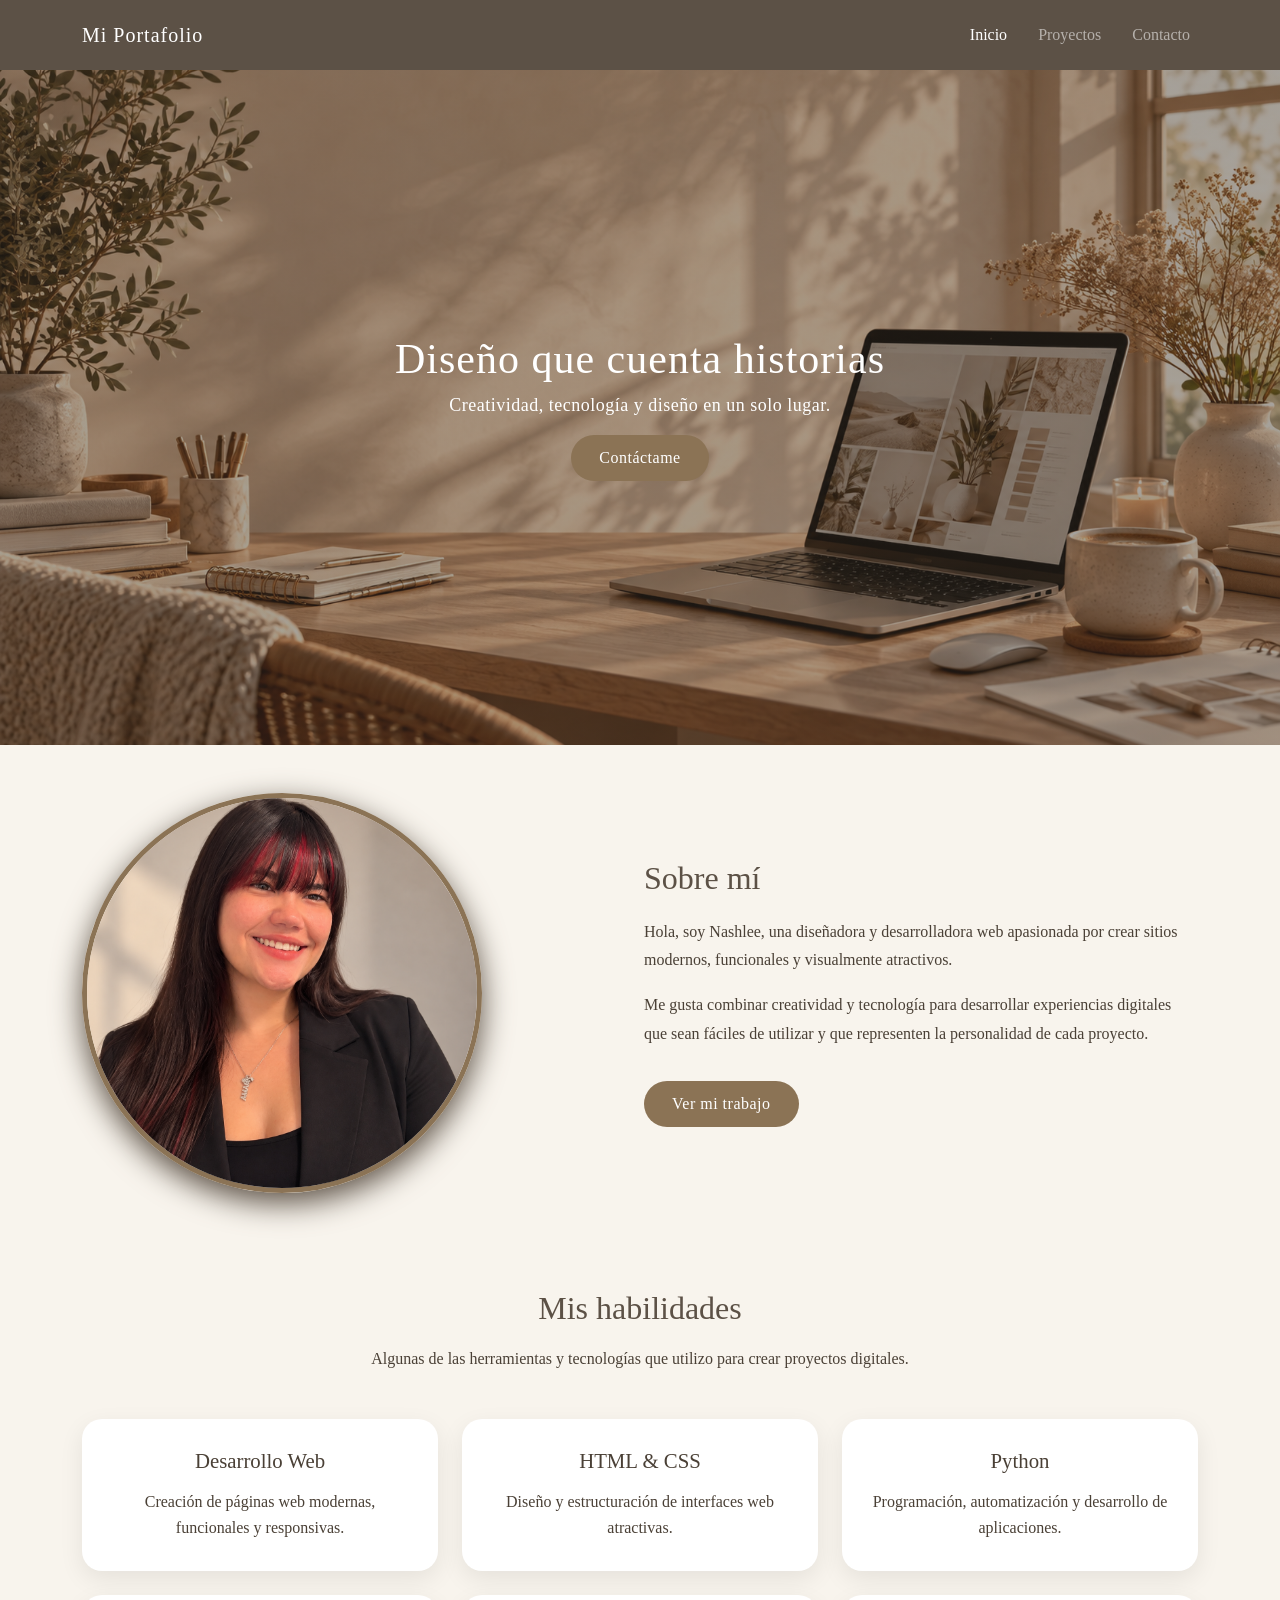
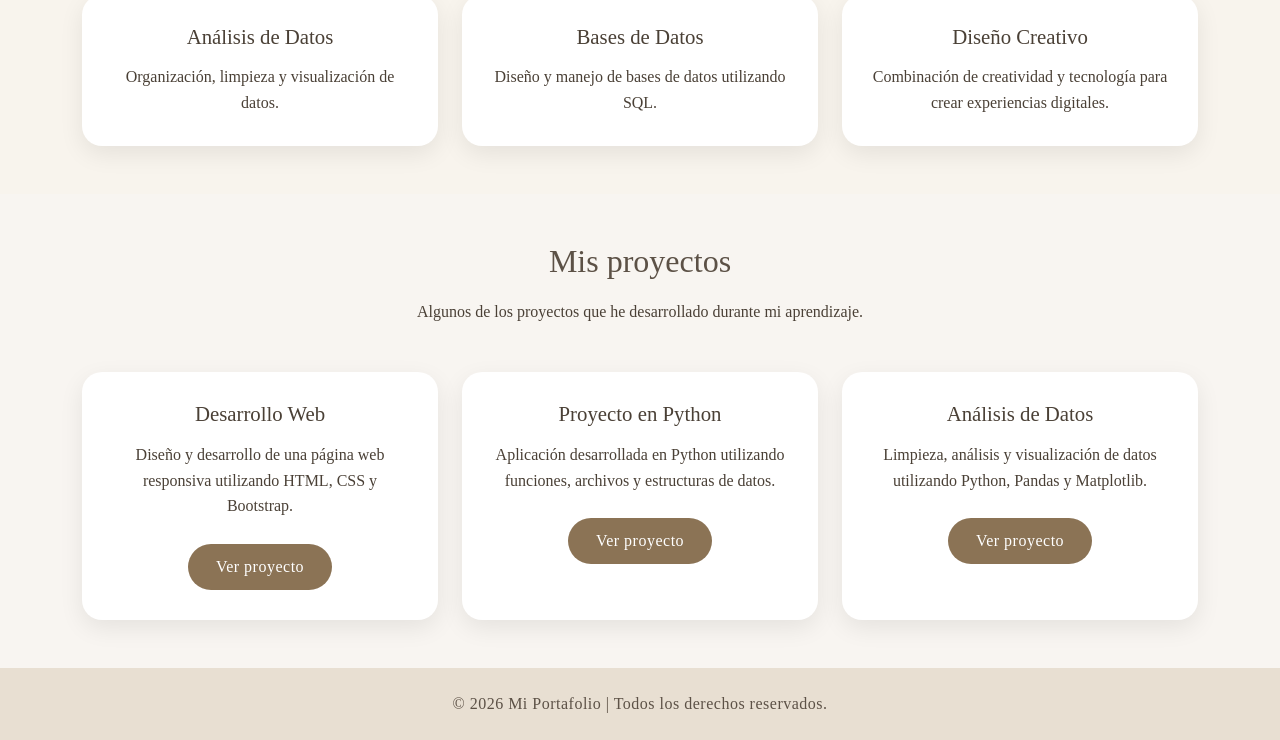
<file: Web/Index.html>
<!Doctype html>
<html lang="es">

<head>
    <meta charset="UTF-8">
    <meta name="viewport" content="width=device-width, initial-scale=1.0">

    <title>Mi Portafolio | Diseñadora Web</title>
    <link href="https://cdn.jsdelivr.net/npm/bootstrap@5.3.3/dist/css/bootstrap.min.css"
    rel="stylesheet">

    <!--Bootstrap CSS -->
    <link rel="stylesheet" href="Style.css">
</head>
<body>

     <!-- =====================================================
         BARRA DE NAVEGACIÓN
         Bootstrap Navbar permite crear una navegación
         responsiva para dispositivos móviles y escritorio.
         ===================================================== -->

         <nav class="navbar navbar-expand-lg navbar-dark custom-navbar">
            <div class="container">
                <a class="navbar-brand fw-normal" href="Index.html">Mi Portafolio</a>

     <!-- Botón de menú para dispositivos móviles -->
        <button class="navbar-toggler" type="button"
        data-bs-toggle="collapse"
        data-bs-target="#navbarNav">
       <span class="navbar-toggler-icon"></span>
       </button>

        <!-- Enlaces de navegación -->

                <div class="collapse navbar-collapse" id="navbarNav">

                    <ul class="navbar-nav ms-auto">
                        <li class="nav-item">
                            <a class="nav-link active" href="Index.html">Inicio</a>
                        </li>

                        <li class="nav-item">
                            <a class="nav-link" href="Portfolio.html">Proyectos</a>
                        </li>

                        <li class="nav-item">
                            <a class="nav-link" href="Contacto.html">Contacto</a>
                        </li>

                    </ul>

                </div>

            </div>
         </nav>

         <!-- Encabezado Principal -->
         <header class="hero-section d-flex align-items-center">

            <div class="container text-center text-white">

               <h1 class="hero-title">
                    Diseño que cuenta historias
              </h1>

               <p class="hero-subtitle">
                   Creatividad, tecnología y diseño en un solo lugar.
              </p>

                <a href="Contacto.html" class="btn custom-button btn-lg mt-3">
                    Contáctame
                </a>

            </div>

         </header>

         <!-- Seccion sobre mi-->

            <section class="about-section py-5">

                <div class="container">

                    <div class="row align-items-center gx-2">

                        <div class="col-md-6">

                            <img src="Imagen/Smiling Professional Portrait with Red Highlights.png" 
                                 alt="Foto profesional de Nashlee" 
                                 class="img-fluid rounded-circle mb-3 mb-md-0">

                        </div>
    
                        <div class="col-md-6 about-image">

                            <h2 class="section-title">Sobre mí</h2>

                            <p>
                                 Hola, soy Nashlee, una diseñadora y desarrolladora web
                                 apasionada por crear sitios modernos, funcionales
                                 y visualmente atractivos.

                            </p>

                            <p>
                                 Me gusta combinar creatividad y tecnología para
                                 desarrollar experiencias digitales que sean fáciles
                                 de utilizar y que representen la personalidad
                                 de cada proyecto.
                            </p>

                            <a href="Portfolio.html" class="btn custom-button mt-3">Ver mi trabajo</a>

                        </div>

                    </div>

                </div>

            </section>

            <!-- Sección de habilidades -->

  <section class="skills-section py-5">

    <div class="container text-center">

        <h2 class="section-title">Mis habilidades</h2>

        <p class="section-subtitle">
            Algunas de las herramientas y tecnologías que utilizo
            para crear proyectos digitales.
        </p>

        <div class="row g-4 mt-4">

            <div class="col-md-4">
                <div class="skill-card">
                    <h3>Desarrollo Web</h3>
                    <p>Creación de páginas web modernas, funcionales y responsivas.</p>
                </div>
            </div>

            <div class="col-md-4">
                <div class="skill-card">
                    <h3>HTML & CSS</h3>
                    <p>Diseño y estructuración de interfaces web atractivas.</p>
                </div>
            </div>

            <div class="col-md-4">
                <div class="skill-card">
                    <h3>Python</h3>
                    <p>Programación, automatización y desarrollo de aplicaciones.</p>
                </div>
            </div>

            <div class="col-md-4">
                <div class="skill-card">
                    <h3>Análisis de Datos</h3>
                    <p>Organización, limpieza y visualización de datos.</p>
                </div>
            </div>

            <div class="col-md-4">
                <div class="skill-card">
                    <h3>Bases de Datos</h3>
                    <p>Diseño y manejo de bases de datos utilizando SQL.</p>
                </div>
            </div>

            <div class="col-md-4">
                <div class="skill-card">
                    <h3>Diseño Creativo</h3>
                    <p>Combinación de creatividad y tecnología para crear experiencias digitales.</p>
                </div>
            </div>

        </div>

    </div>

</section>

<!-- Sección de proyectos -->

<section class="projects-section py-5">

    <div class="container text-center">

        <h2 class="section-title">Mis proyectos</h2>

        <p class="section-subtitle">
            Algunos de los proyectos que he desarrollado durante mi aprendizaje.
        </p>

        <div class="row g-4 mt-4">

            <div class="col-md-4">
                <div class="project-card">

                    <h3>Desarrollo Web</h3>

                    <p>
                        Diseño y desarrollo de una página web responsiva
                        utilizando HTML, CSS y Bootstrap.
                    </p>

                    <a href="#" class="btn custom-button">
                        Ver proyecto
                    </a>

                </div>
            </div>

            <div class="col-md-4">
                <div class="project-card">

                    <h3>Proyecto en Python</h3>

                    <p>
                        Aplicación desarrollada en Python utilizando
                        funciones, archivos y estructuras de datos.
                    </p>

                    <a href="#" class="btn custom-button">
                        Ver proyecto
                    </a>

                </div>
            </div>

            <div class="col-md-4">
                <div class="project-card">

                    <h3>Análisis de Datos</h3>

                    <p>
                        Limpieza, análisis y visualización de datos
                        utilizando Python, Pandas y Matplotlib.
                    </p>

                    <a href="#" class="btn custom-button">
                        Ver proyecto
                    </a>

                </div>
            </div>

        </div>

    </div>

</section>

            <!--Pie de página-->

            <footer class="footer text-center py-4">

                <div class="container">

                    <p class="mb-0">      
                        &copy; 2026 Mi Portafolio | Todos los derechos reservados.
                    </p>

                </div>

            </footer>

           <script src="https://cdn.jsdelivr.net/npm/bootstrap@5.3.3/dist/js/bootstrap.bundle.min.js"></script>
</body>
</html>
</file>
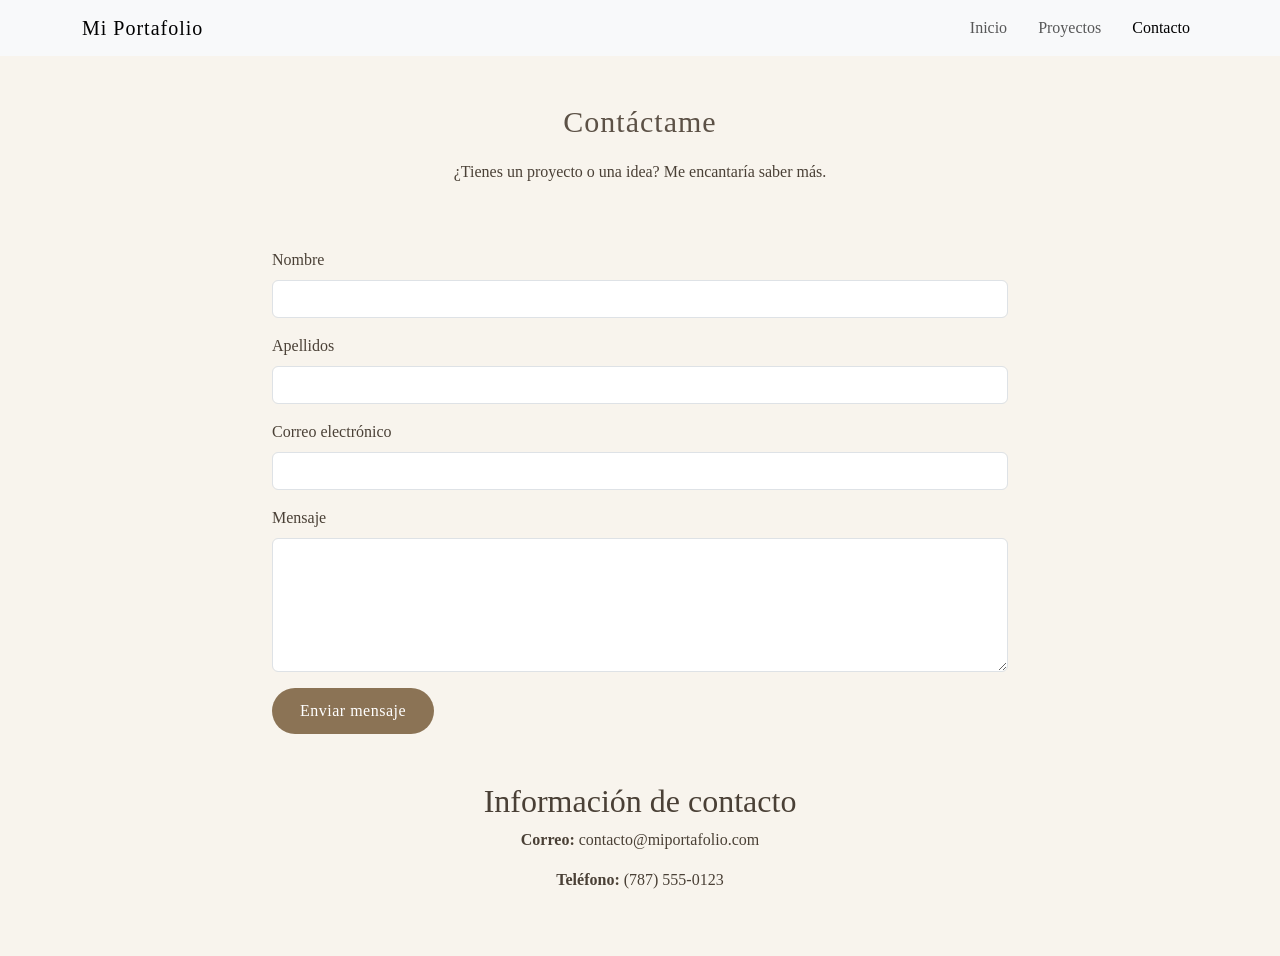
<file: Web/Contacto.html>
<!DOCTYPE html>
<html lang="es">

<head>

    <meta charset="UTF-8">

    <meta name="viewport" content="width=device-width, initial-scale=1.0">

    <title>Contacto | Mi Portafolio</title>

    <link href="https://cdn.jsdelivr.net/npm/bootstrap@5.3.3/dist/css/bootstrap.min.css" rel="stylesheet">
    <link rel="stylesheet" href="Style.css">

</head>

<body>
    <nav class="navbar navbar-expand-lg navbar-light bg-light">

    <div class="container">

        <a class="navbar-brand" href="index.html">
            Mi Portafolio
        </a>

        <button class="navbar-toggler" type="button"
                data-bs-toggle="collapse"
                data-bs-target="#navbarNav">

            <span class="navbar-toggler-icon"></span>

        </button>

        <div class="collapse navbar-collapse" id="navbarNav">

            <ul class="navbar-nav ms-auto">

                <li class="nav-item">
                    <a class="nav-link" href="index.html">
                        Inicio
                    </a>
                </li>

                <li class="nav-item">
                    <a class="nav-link" href="Portfolio.html">
                        Proyectos
                    </a>
                </li>

                <li class="nav-item">
                    <a class="nav-link active" href="Contacto.html">
                        Contacto
                    </a>
                </li>

            </ul>

        </div>

    </div>

</nav>

<section class="py-5">

    <div class="container text-center">

        <h1 class="section-title">
            Contáctame
        </h1>

        <p class="section-subtitle">
            ¿Tienes un proyecto o una idea? Me encantaría saber más.
        </p>

    </div>

</section>

<section class="pb-5">

    <div class="container">

        <div class="row justify-content-center">

            <div class="col-md-8">

                <form class="needs-validation" novalidate>

                    <div class="mb-3">

                        <label for="nombre" class="form-label">
                            Nombre
                        </label>

            
                        <input type="text"
                               class="form-control"
                               id="nombre"
                               required>

                         <div class="invalid-feedback">
                             Por favor, escribe tu nombre.
                       </div>

                    </div>

                    <div class="mb-3">

                      <label for="Apellidos" class="form-label">
                        Apellidos
                     </label>

                      <input type="text"
                          class="form-control"
                          id="nombre"
                          required>

                     <div class="invalid-feedback">
                         Por favor, escribe tus apellidos.
                    </div>

                    </div>

                    <div class="mb-3">

                      <label for="correo" class="form-label">
                         Correo electrónico
                      </label>
 
                      <input type="email"
                             class="form-control"
                             id="correo"
                             required>

                     <div class="invalid-feedback">
                       Por favor, escribe un correo electrónico válido.
                    </div>

             </div>

                    <div class="mb-3">

                        <label for="mensaje" class="form-label">
                            Mensaje
                        </label>

                        <textarea class="form-control"
                                  id="mensaje"
                                  rows="5"
                                  required></textarea>

                    </div>


                    <button type="submit" class="btn custom-button">
                        Enviar mensaje
                    </button>

                </form>

            </div>

        </div>

    </div>

    <div class="text-center mt-5">

    <h2>Información de contacto</h2>

    <p>
        <strong>Correo:</strong>
        contacto@miportafolio.com
    </p>

    <p>
        <strong>Teléfono:</strong>
        (787) 555-0123
    </p>

</div>

</section>

</body>
<script src="https://cdn.jsdelivr.net/npm/bootstrap@5.3.3/dist/js/bootstrap.bundle.min.js"></script>

<script>

    (() => {
        'use strict'

        const forms = document.querySelectorAll('.needs-validation')

        Array.from(forms).forEach(form => {

            form.addEventListener('submit', event => {

                if (!form.checkValidity()) {
                    event.preventDefault()
                    event.stopPropagation()
                }

                form.classList.add('was-validated')

            }, false)

        })

    })()

</script>
</html>
</file>
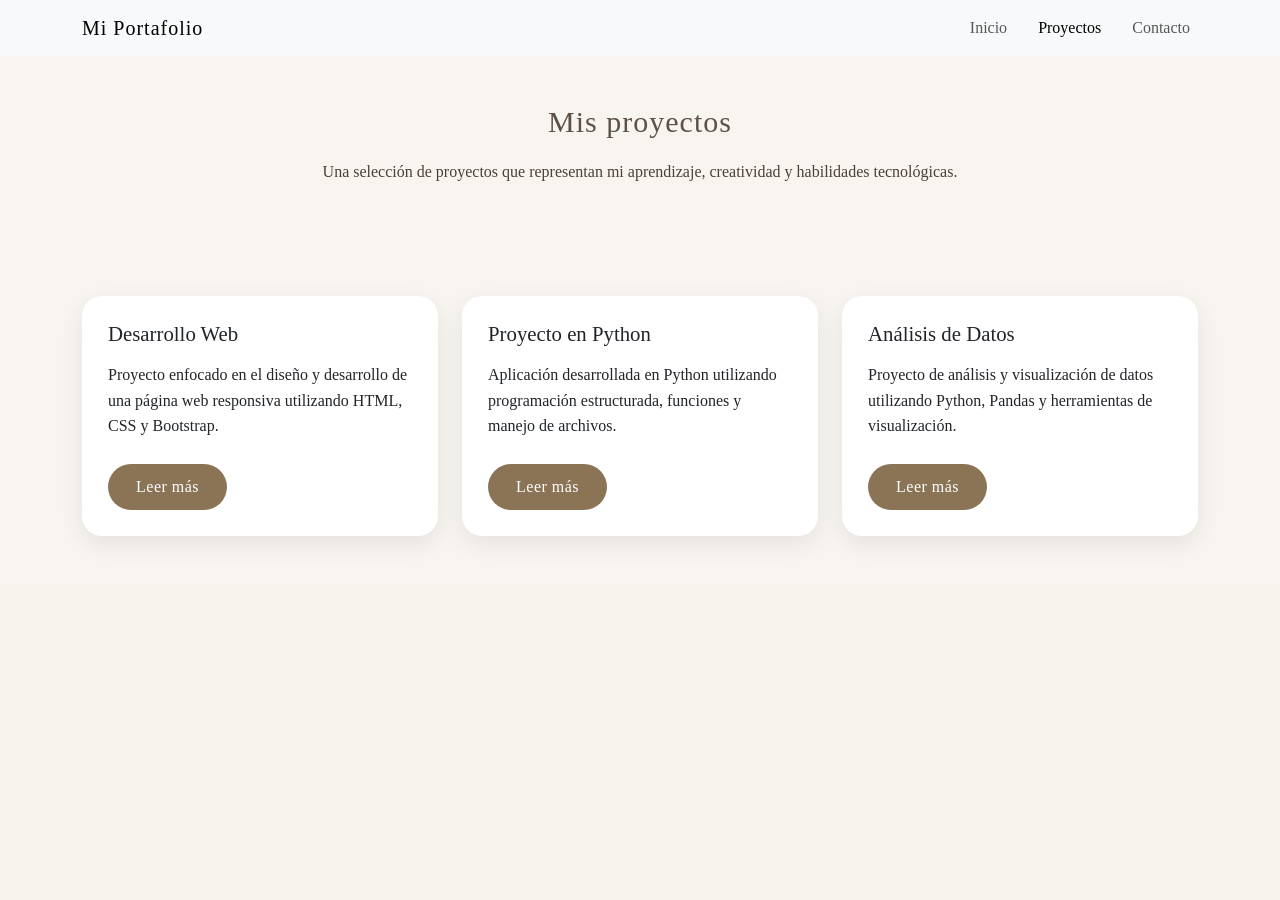
<file: Web/Portfolio.html>
<!DOCTYPE html>
<html lang="es">

<head>

    <meta charset="UTF-8">

    <meta name="viewport" content="width=device-width, initial-scale=1.0">

    <title>Mi Portafolio</title>

    <link href="https://cdn.jsdelivr.net/npm/bootstrap@5.3.3/dist/css/bootstrap.min.css" rel="stylesheet">
    <link rel="stylesheet" href="Style.css">

</head>

<body>
    <nav class="navbar navbar-expand-lg navbar-light bg-light">

    <div class="container">

        <a class="navbar-brand" href="index.html">
            Mi Portafolio
        </a>

        <button class="navbar-toggler" type="button"
                data-bs-toggle="collapse"
                data-bs-target="#navbarNav">

            <span class="navbar-toggler-icon"></span>

        </button>

        <div class="collapse navbar-collapse" id="navbarNav">

            <ul class="navbar-nav ms-auto">

                <li class="nav-item">
                    <a class="nav-link" href="index.html">
                        Inicio
                    </a>
                </li>

                <li class="nav-item">
                    <a class="nav-link active" href="Portfolio.html">
                        Proyectos
                    </a>
                </li>

                <li class="nav-item">
                    <a class="nav-link" href="Contacto.html">
                        Contacto
                    </a>
                </li>

            </ul>

        </div>

    </div>

</nav>

<section class="portfolio-header py-5">

    <div class="container text-center">

        <h1 class="section-title">
            Mis proyectos
        </h1>

        <p class="section-subtitle">
            Una selección de proyectos que representan mi aprendizaje,
            creatividad y habilidades tecnológicas.
        </p>

    </div>

</section>

<section class="projects-section py-5">

    <div class="container">

        <div class="row g-4">

            <!-- Proyecto 1 -->
            <div class="col-md-4">

                <div class="card h-100">

                    <div class="card-body">

                        <h5 class="card-title">Desarrollo Web</h5>

                        <p class="card-text">
                            Proyecto enfocado en el diseño y desarrollo
                            de una página web responsiva utilizando HTML,
                            CSS y Bootstrap.
                        </p>

                        <a href="ProyectoWeb.html" class="btn custom-button">
                            Leer más
                        </a>

                    </div>

                </div>

            </div>


            <!-- Proyecto 2 -->
            <div class="col-md-4">

                <div class="card h-100">

                    <div class="card-body">

                        <h5 class="card-title">Proyecto en Python</h5>

                        <p class="card-text">
                            Aplicación desarrollada en Python utilizando
                            programación estructurada, funciones y manejo
                            de archivos.
                        </p>

                        <a href="ProyectoPython.html" class="btn custom-button">
                            Leer más
                        </a>

                    </div>

                </div>

            </div>

            <!-- Proyecto 3 -->
            <div class="col-md-4">

                <div class="card h-100">

                    <div class="card-body">

                        <h5 class="card-title">Análisis de Datos</h5>

                        <p class="card-text">
                            Proyecto de análisis y visualización de datos
                            utilizando Python, Pandas y herramientas de
                            visualización.
                        </p>

                        <a href="ProyectoDatos.html" class="btn custom-button">
                            Leer más
                        </a>

                    </div>

                </div>

            </div>

        </div>

    </div>

</section>

</body>

</html>
</file>
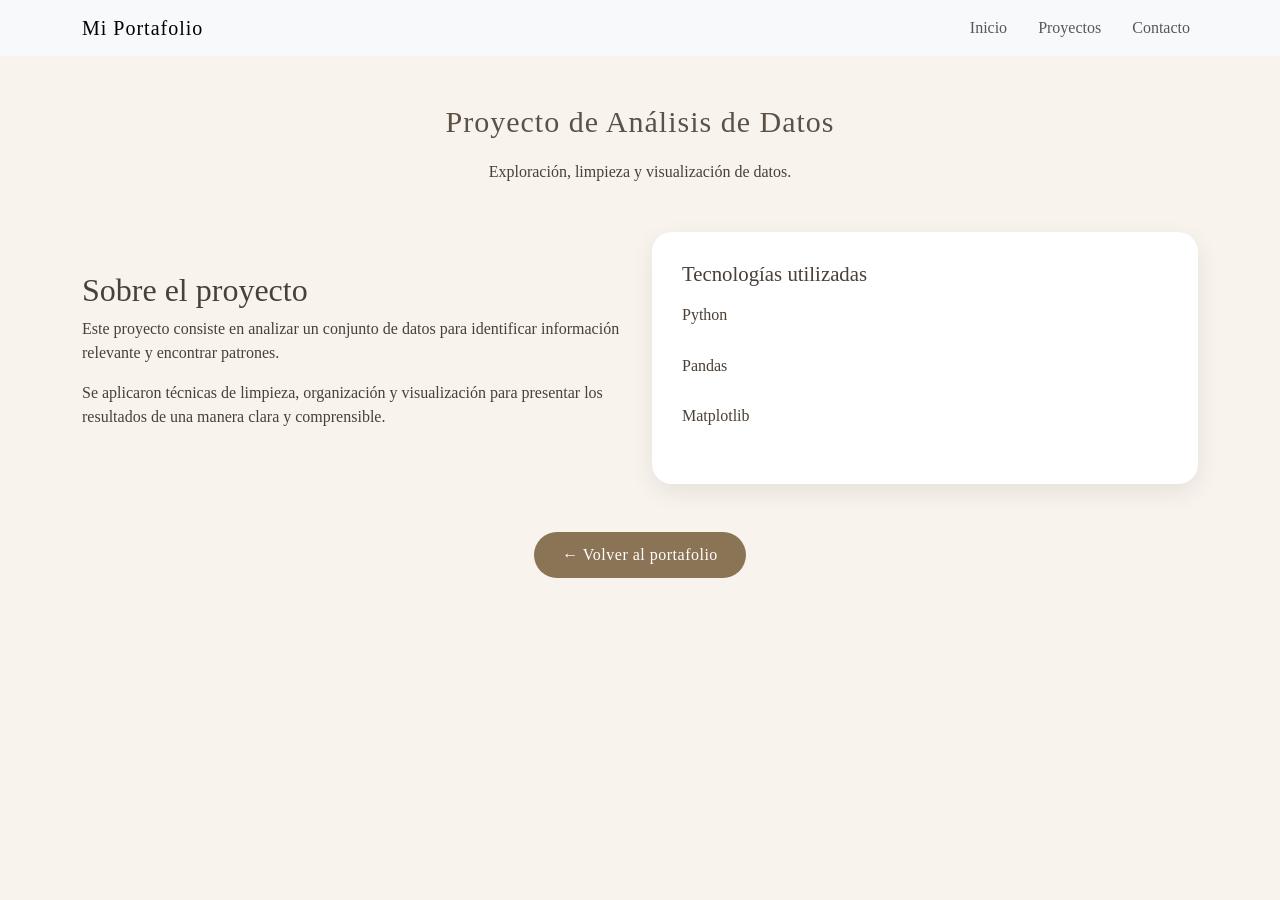
<file: Web/ProyectoDatos.html>
<!DOCTYPE html>
<html lang="es">

<head>

    <meta charset="UTF-8">

    <meta name="viewport" content="width=device-width, initial-scale=1.0">

    <title>Proyecto de Análisis de Datos</title>

    <link href="https://cdn.jsdelivr.net/npm/bootstrap@5.3.3/dist/css/bootstrap.min.css" rel="stylesheet">
    <link rel="stylesheet" href="Style.css">

</head>

<body>

    <nav class="navbar navbar-expand-lg navbar-light bg-light">

        <div class="container">

            <a class="navbar-brand" href="index.html">
                Mi Portafolio
            </a>

            <button class="navbar-toggler" type="button"
                    data-bs-toggle="collapse"
                    data-bs-target="#navbarNav">

                <span class="navbar-toggler-icon"></span>

            </button>

            <div class="collapse navbar-collapse" id="navbarNav">

                <ul class="navbar-nav ms-auto">

                    <li class="nav-item">
                        <a class="nav-link" href="index.html">
                            Inicio
                        </a>
                    </li>

                    <li class="nav-item">
                        <a class="nav-link" href="Portfolio.html">
                            Proyectos
                        </a>
                    </li>

                    <li class="nav-item">
                        <a class="nav-link" href="Contacto.html">
                            Contacto
                        </a>
                    </li>

                </ul>

            </div>

        </div>

    </nav>


    <section class="py-5">

        <div class="container">

            <div class="text-center mb-5">

                <h1 class="section-title">
                    Proyecto de Análisis de Datos
                </h1>

                <p class="section-subtitle">
                    Exploración, limpieza y visualización de datos.
                </p>

            </div>


            <div class="row align-items-center">

                <div class="col-md-6">

                    <h2>Sobre el proyecto</h2>

                    <p>
                        Este proyecto consiste en analizar un conjunto
                        de datos para identificar información relevante
                        y encontrar patrones.
                    </p>

                    <p>
                        Se aplicaron técnicas de limpieza, organización
                        y visualización para presentar los resultados
                        de una manera clara y comprensible.
                    </p>

                </div>


                <div class="col-md-6">

                    <div class="project-card">

                        <h3>Tecnologías utilizadas</h3>

                        <p>Python</p>
                        <p>Pandas</p>
                        <p>Matplotlib</p>

                    </div>

                </div>

            </div>


            <div class="text-center mt-5">

                <a href="Portfolio.html" class="btn custom-button">
                    ← Volver al portafolio
                </a>

            </div>

        </div>

    </section>

</body>

</html>
</file>
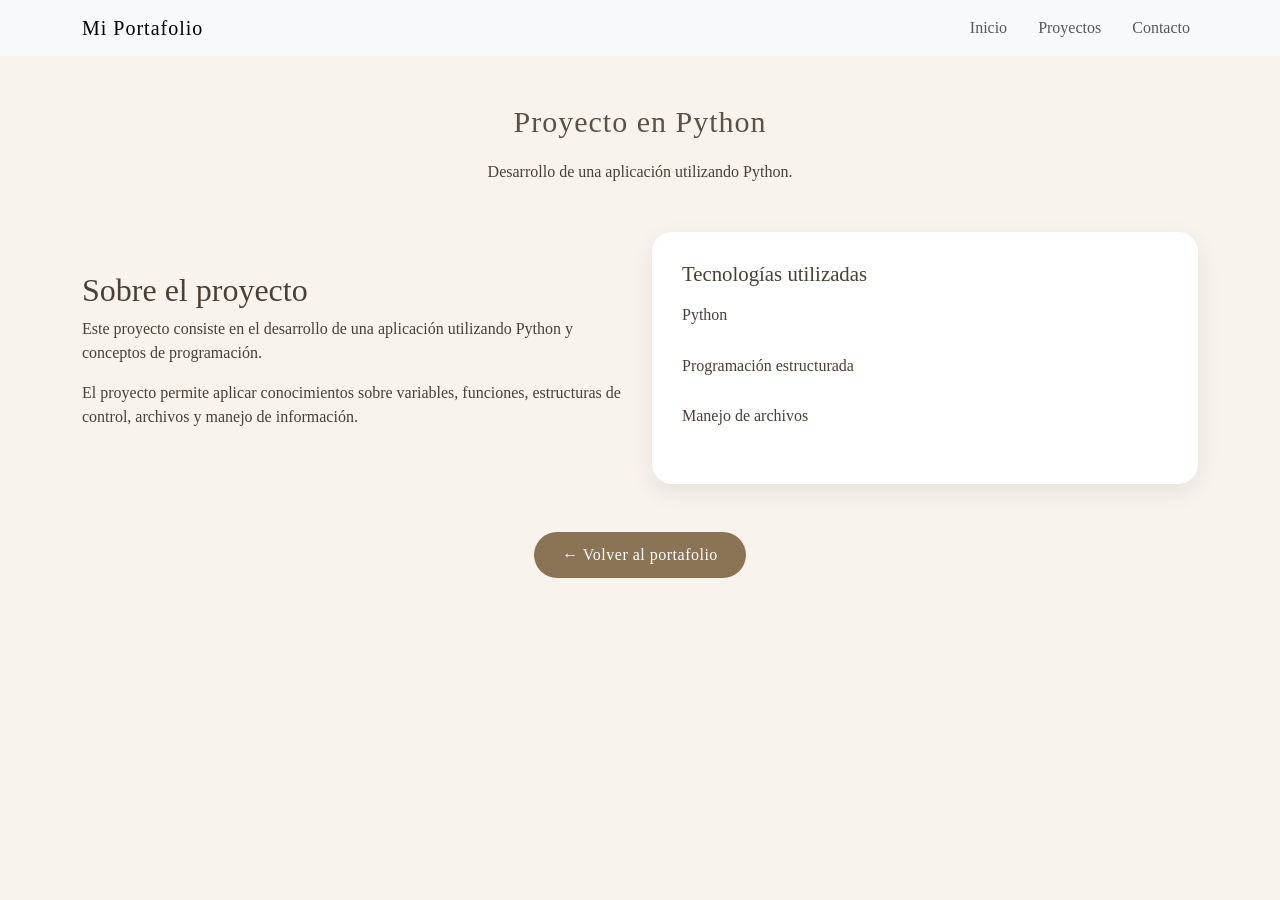
<file: Web/ProyectoPython.html>
<!DOCTYPE html>
<html lang="es">

<head>

    <meta charset="UTF-8">

    <meta name="viewport" content="width=device-width, initial-scale=1.0">

    <title>Proyecto en Python</title>

    <link href="https://cdn.jsdelivr.net/npm/bootstrap@5.3.3/dist/css/bootstrap.min.css" rel="stylesheet">
    <link rel="stylesheet" href="Style.css">

</head>

<body>

    <nav class="navbar navbar-expand-lg navbar-light bg-light">

        <div class="container">

            <a class="navbar-brand" href="index.html">
                Mi Portafolio
            </a>

            <button class="navbar-toggler" type="button"
                    data-bs-toggle="collapse"
                    data-bs-target="#navbarNav">

                <span class="navbar-toggler-icon"></span>

            </button>

            <div class="collapse navbar-collapse" id="navbarNav">

                <ul class="navbar-nav ms-auto">

                    <li class="nav-item">
                        <a class="nav-link" href="index.html">
                            Inicio
                        </a>
                    </li>

                    <li class="nav-item">
                        <a class="nav-link" href="Portfolio.html">
                            Proyectos
                        </a>
                    </li>

                    <li class="nav-item">
                        <a class="nav-link" href="Contacto.html">
                            Contacto
                        </a>
                    </li>

                </ul>

            </div>

        </div>

    </nav>


    <section class="py-5">

        <div class="container">

            <div class="text-center mb-5">

                <h1 class="section-title">
                    Proyecto en Python
                </h1>

                <p class="section-subtitle">
                    Desarrollo de una aplicación utilizando Python.
                </p>

            </div>


            <div class="row align-items-center">

                <div class="col-md-6">

                    <h2>Sobre el proyecto</h2>

                    <p>
                        Este proyecto consiste en el desarrollo de una
                        aplicación utilizando Python y conceptos de
                        programación.
                    </p>

                    <p>
                        El proyecto permite aplicar conocimientos sobre
                        variables, funciones, estructuras de control,
                        archivos y manejo de información.
                    </p>

                </div>


                <div class="col-md-6">

                    <div class="project-card">

                        <h3>Tecnologías utilizadas</h3>

                        <p>Python</p>
                        <p>Programación estructurada</p>
                        <p>Manejo de archivos</p>

                    </div>

                </div>

            </div>


            <div class="text-center mt-5">

                <a href="Portfolio.html" class="btn custom-button">
                    ← Volver al portafolio
                </a>

            </div>

        </div>

    </section>

</body>

</html>
</file>
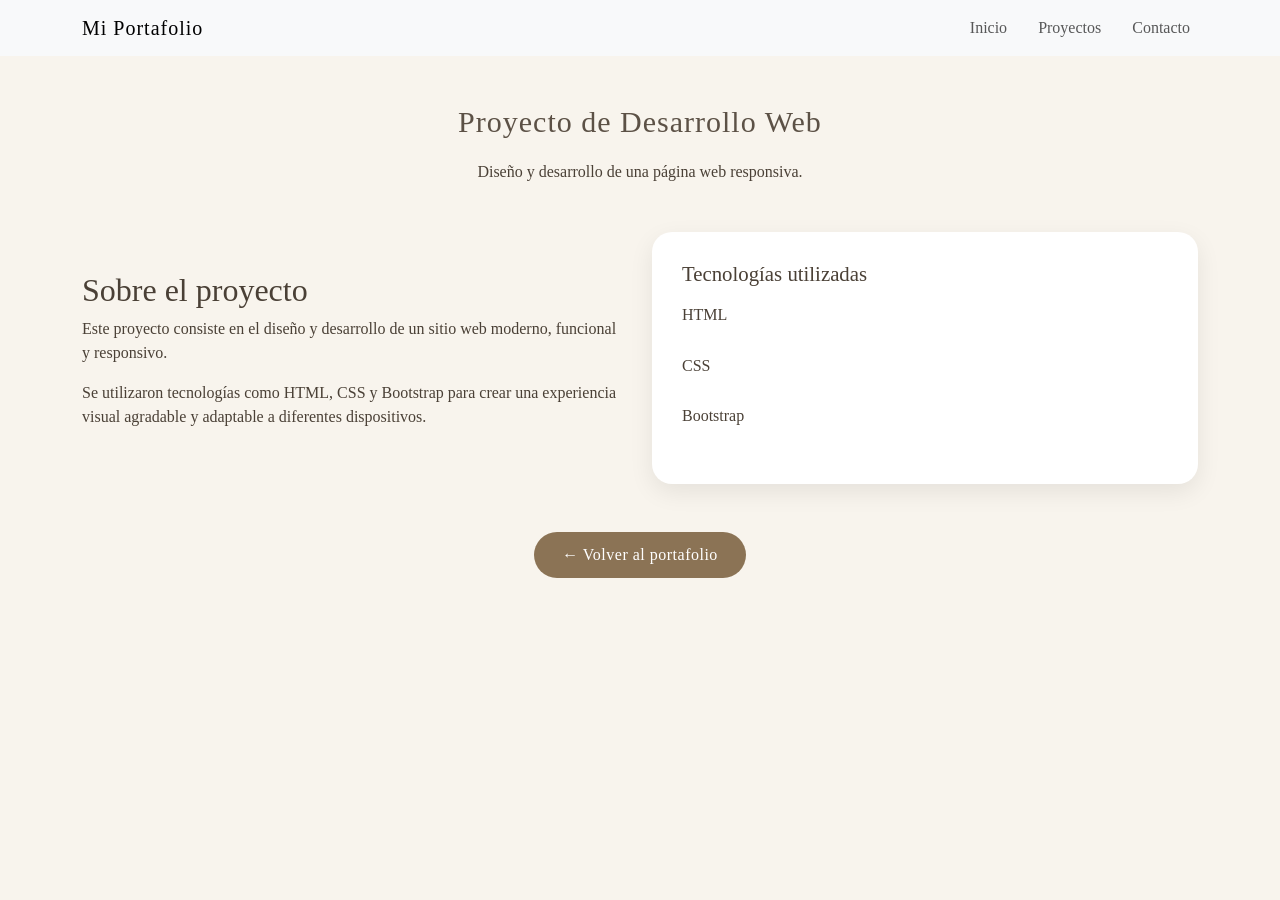
<file: Web/ProyectoWeb.html>
<!DOCTYPE html>
<html lang="es">

<head>

    <meta charset="UTF-8">

    <meta name="viewport" content="width=device-width, initial-scale=1.0">

    <title>Proyecto de Desarrollo Web</title>

    <link href="https://cdn.jsdelivr.net/npm/bootstrap@5.3.3/dist/css/bootstrap.min.css" rel="stylesheet">
    <link rel="stylesheet" href="Style.css">

</head>

<body>
    <nav class="navbar navbar-expand-lg navbar-light bg-light">

    <div class="container">

        <a class="navbar-brand" href="index.html">
            Mi Portafolio
        </a>

        <button class="navbar-toggler" type="button"
                data-bs-toggle="collapse"
                data-bs-target="#navbarNav">

            <span class="navbar-toggler-icon"></span>

        </button>

        <div class="collapse navbar-collapse" id="navbarNav">

            <ul class="navbar-nav ms-auto">

                <li class="nav-item">
                    <a class="nav-link" href="index.html">
                        Inicio
                    </a>
                </li>

                <li class="nav-item">
                    <a class="nav-link" href="Portfolio.html">
                        Proyectos
                    </a>
                </li>

                <li class="nav-item">
                    <a class="nav-link" href="Contacto.html">
                        Contacto
                    </a>
                </li>

            </ul>

        </div>

    </div>

</nav>

<section class="py-5">

    <div class="container">

        <div class="text-center mb-5">

            <h1 class="section-title">
                Proyecto de Desarrollo Web
            </h1>

            <p class="section-subtitle">
                Diseño y desarrollo de una página web responsiva.
            </p>

        </div>


        <div class="row align-items-center">

            <div class="col-md-6">

                <h2>Sobre el proyecto</h2>

                <p>
                    Este proyecto consiste en el diseño y desarrollo
                    de un sitio web moderno, funcional y responsivo.
                </p>

                <p>
                    Se utilizaron tecnologías como HTML, CSS y Bootstrap
                    para crear una experiencia visual agradable y adaptable
                    a diferentes dispositivos.
                </p>

            </div>


            <div class="col-md-6">

                <div class="project-card">

                    <h3>Tecnologías utilizadas</h3>

                    <p>HTML</p>
                    <p>CSS</p>
                    <p>Bootstrap</p>

                </div>

            </div>

        </div>


        <div class="text-center mt-5">

            <a href="Portfolio.html" class="btn custom-button">
                ← Volver al portafolio
            </a>

        </div>

    </div>

</section>

</body>

</html>
</file>
<file: Web/Style.css>
/* ESTILOS GENERALES */

/* Cambia la fuente y el color general del sitio */
body {
    font-family: Georgia, 'Times New Roman', Times, serif;
    color: #4a4036;
    background-color: #f8f4ed;
}

h1 {
    font-family: Georgia, serif;
    font-weight: normal;
    font-size: 30px;
    letter-spacing: 1px;
    color: white;
    text-align: center;
}

/* BARRA DE NAVEGACIÓN */

.custom-navbar {
    background-color: #5c5146;
    padding: 15px 0;
    position: sticky;
    top: 0;
    z-index: 1000;
}

/* Nombre del sitio */
.navbar-brand {
    letter-spacing: 1px;
}

/* Enlaces del menú */
.nav-link {
    margin-left: 15px;
    transition: 0.3s;
}

/* Efecto cuando pasamos el mouse */
.nav-link:hover {
    color: #d8c3a5 !important;
}

/*ENCABEZADO PRINCIPAL */

.hero-section {
    min-height: 75vh;
    font-family: 'Georgia', 'Times New Roman', Times, serif;
    font-weight: normal;


    /* Imagen de fondo */
    background-image:
        linear-gradient(rgba(60, 50, 40, 0.45),
                        rgba(60, 50, 40, 0.45)),
        url("Imagen/Espacio de trabajo cálido y sereno.png");

    background-size: cover;
    background-position: center;
    background-repeat: no-repeat;
}

/* Título principal */
.hero-section h1 {
    font-family: Georgia, 'Times New Roman', Times, serif;
    font-weight: normal;
    font-size: 42px;
    letter-spacing: 1px;
}

/* Texto debajo del título */
.hero-section p {
    max-width: 700px;
    margin: 0 auto;
    font-family: Georgia, 'Times New Roman', Times, serif;
    font-weight: normal;
    font-size: 18px;
    letter-spacing: 0.5px;
}

/* SECCIÓN ACERCA DE MÍ */

.about-section {
    background-color: #f8f4ed;
}

.section-title {
    color: #5c5146;
    font-weight: normal;
    margin-bottom: 20px;
    font-family: 'Georgia', 'Times New Roman', Times, serif;
}

.about-section p {
    line-height: 1.8;
}


.about-section img {
    width: 400px;
    height: 400px;
    object-fit: cover;
    border: 5px solid #8b7355;
    box-shadow: 0 10px 30px #5c5146;
}


/* BOTONES PERSONALIZADOS */

.custom-button {
    display: inline-block;
    background-color: #8b7355;
    color: white;
    border: none;
    padding: 11px 28px;
    border-radius: 25px;
    font-family: Georgia, 'Times New Roman', Times, serif;
    font-weight: normal;
    font-size: 16px;
    letter-spacing: 0.5px;
    text-decoration: none;
    transition: 0.3s ease;
}

.custom-button:hover {
    background-color: #5c5146;
    color: white;
    transform: translateY(-2px);
}


/* PIE DE PÁGINA */

.footer {
    background-color: #e8dfd2;
    color: #5c5146;
    font-family: Georgia, 'Times New Roman', Times, serif;
    font-weight: normal;
    letter-spacing: 0.5px;
}
/* RESPONSIVIDAD */

/* Estos estilos se aplican a pantallas pequeñas */

@media (max-width: 768px) {

    .hero-section {
        min-height: 65vh;
    }

    .hero-section h1 {
        font-size: 2.3rem;
    }

    .hero-section p {
        font-size: 1rem;
    }

    .about-section {
        text-align: center;
    }

}

/* Tarjetas de habilidades */

.skill-card {
    background: #ffffff;
    padding: 30px;
    border-radius: 20px;
    height: 100%;
    box-shadow: 0 8px 25px rgba(0, 0, 0, 0.08);
    transition: transform 0.3s ease, box-shadow 0.3s ease;
}

.skill-card h3 {
    margin-bottom: 15px;
    font-size: 1.3rem;
}

.skill-card p {
    margin-bottom: 0;
    line-height: 1.6;
}

/* Efecto al pasar el mouse */

.skill-card:hover {
    transform: translateY(-8px);
    background-color: #8b7355;
    box-shadow: 0 15px 35px rgba(0, 0, 0, 0.15);
}

.skill-card:hover h3,
.skill-card:hover p {
    color: white;
}

.project-card {
    background: #ffffff;
    padding: 30px;
    border-radius: 20px;
    height: 100%;
    box-shadow: 0 8px 25px rgba(0, 0, 0, 0.08);
    transition: transform 0.3s ease, box-shadow 0.3s ease;
}

.project-card h3 {
    margin-bottom: 15px;
    font-size: 1.3rem;
}

.project-card p {
    margin-bottom: 25px;
    line-height: 1.6;
}

.project-card:hover {
    transform: translateY(-8px);
    background-color: #e3d8cc !important;
    box-shadow: 0 15px 35px rgba(0, 0, 0, 0.12);
}

.portfolio-header {
    background-color: #f8f5f1;
}

.projects-section {
    background-color: #f8f5f1;
}

.projects-section .card {
    border: none;
    border-radius: 20px;
    padding: 10px;
    height: 100%;
    background-color: #ffffff;
    box-shadow: 0 8px 25px rgba(0, 0, 0, 0.08);
    transition: transform 0.3s ease, box-shadow 0.3s ease, background-color 0.3s ease;
}

.projects-section .card:hover {
    transform: translateY(-8px);
    background-color: #e3d8cc;
    box-shadow: 0 15px 35px rgba(0, 0, 0, 0.12);
}

.navbar .nav-link:hover {
    color: #8b7355;
    transform: translateY(-2px);
    padding: 10px;
    height: 100%;
    box-shadow: 0 8px 25px rgba(0, 0, 0, 0.08);
    transition: transform 0.3s ease, box-shadow 0.3s ease;
}

.projects-section .card:hover {
    transform: translateY(-8px);
    box-shadow: 0 15px 35px rgba(0, 0, 0, 0.12);
}

.projects-section .card-title {
    font-family: Georgia, 'Times New Roman', Times, serif;
    font-size: 1.3rem;
    margin-bottom: 15px;
}

.projects-section .card-text {
    line-height: 1.6;
    margin-bottom: 25px;
}

.navbar .nav-link {
    transition: 0.3s ease;
}

.navbar .nav-link:hover {
    color: #8b7355;
    transform: translateY(-2px);
}

.projects-section .card {
    transition: transform 0.3s ease, box-shadow 0.3s ease;
}

.projects-section .card:hover {
    transform: translateY(-8px);
    box-shadow: 0 15px 35px rgba(0, 0, 0, 0.12);
}
</file>
